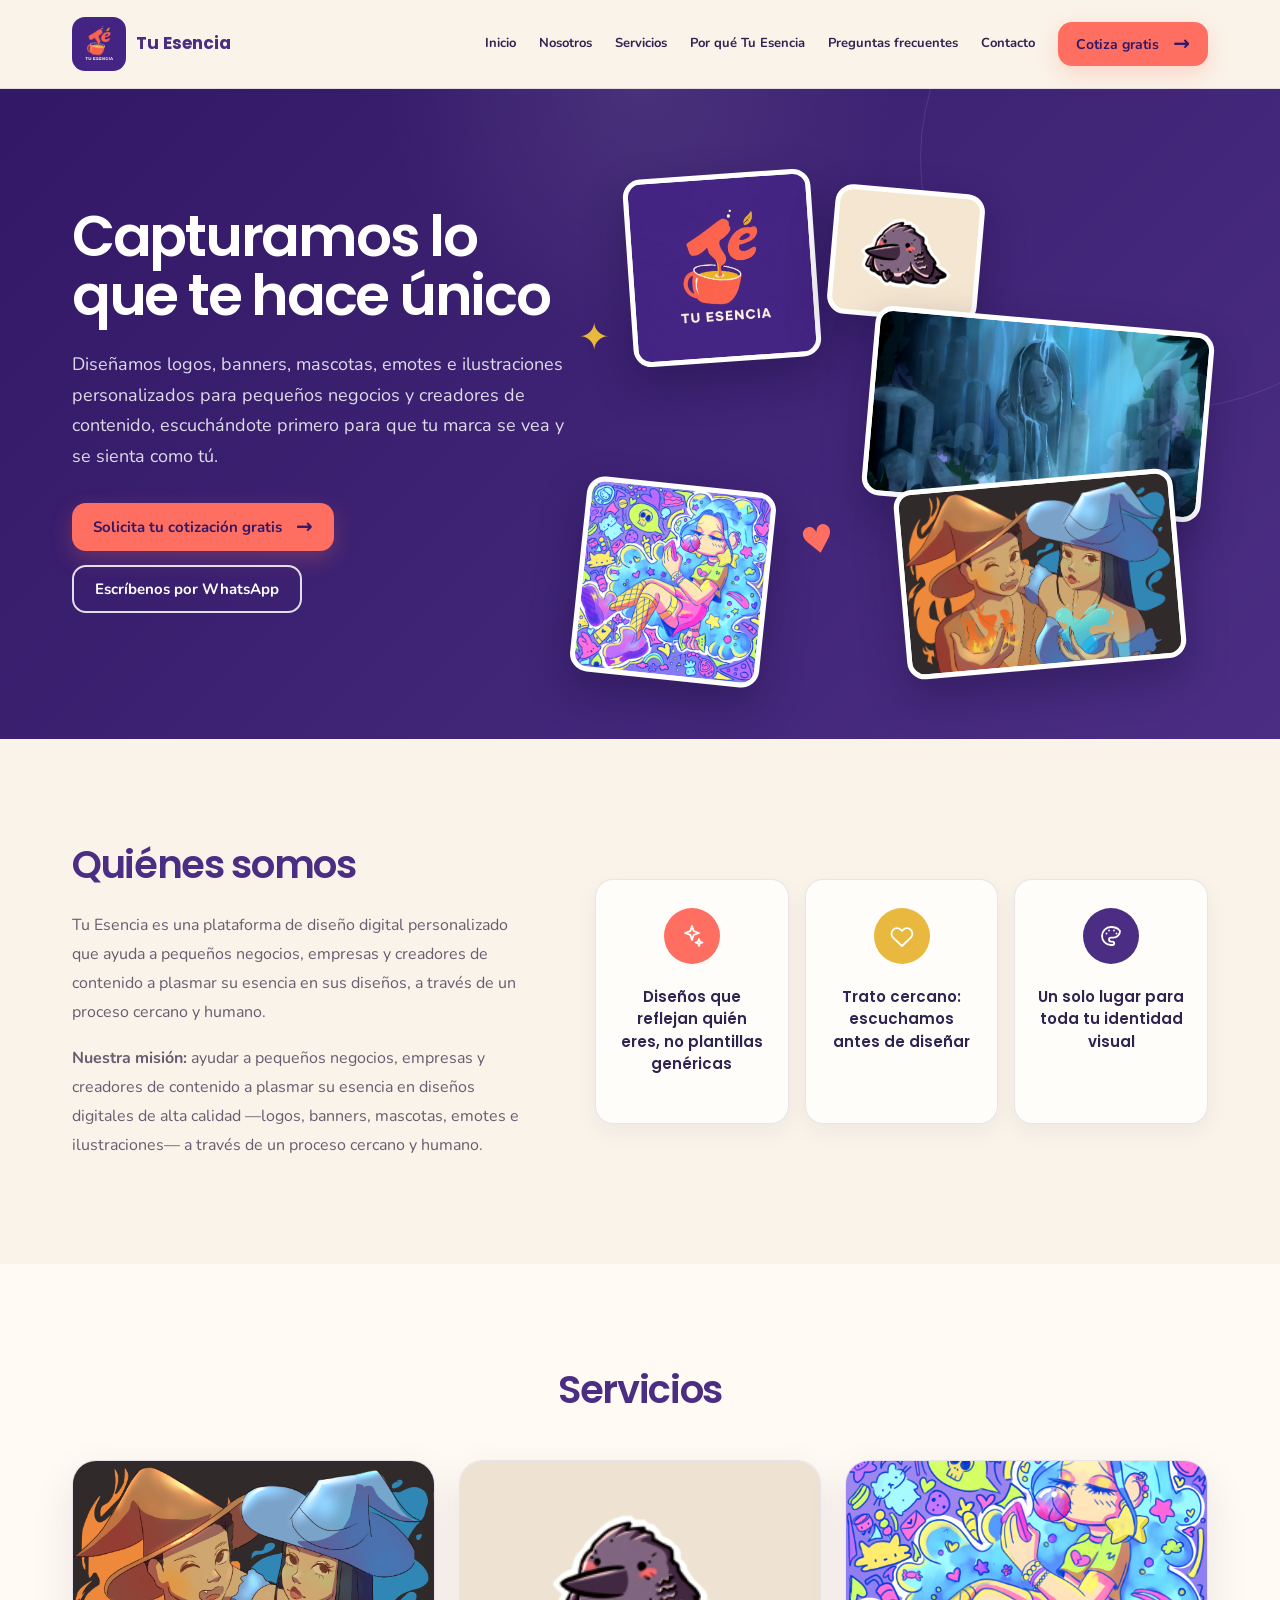
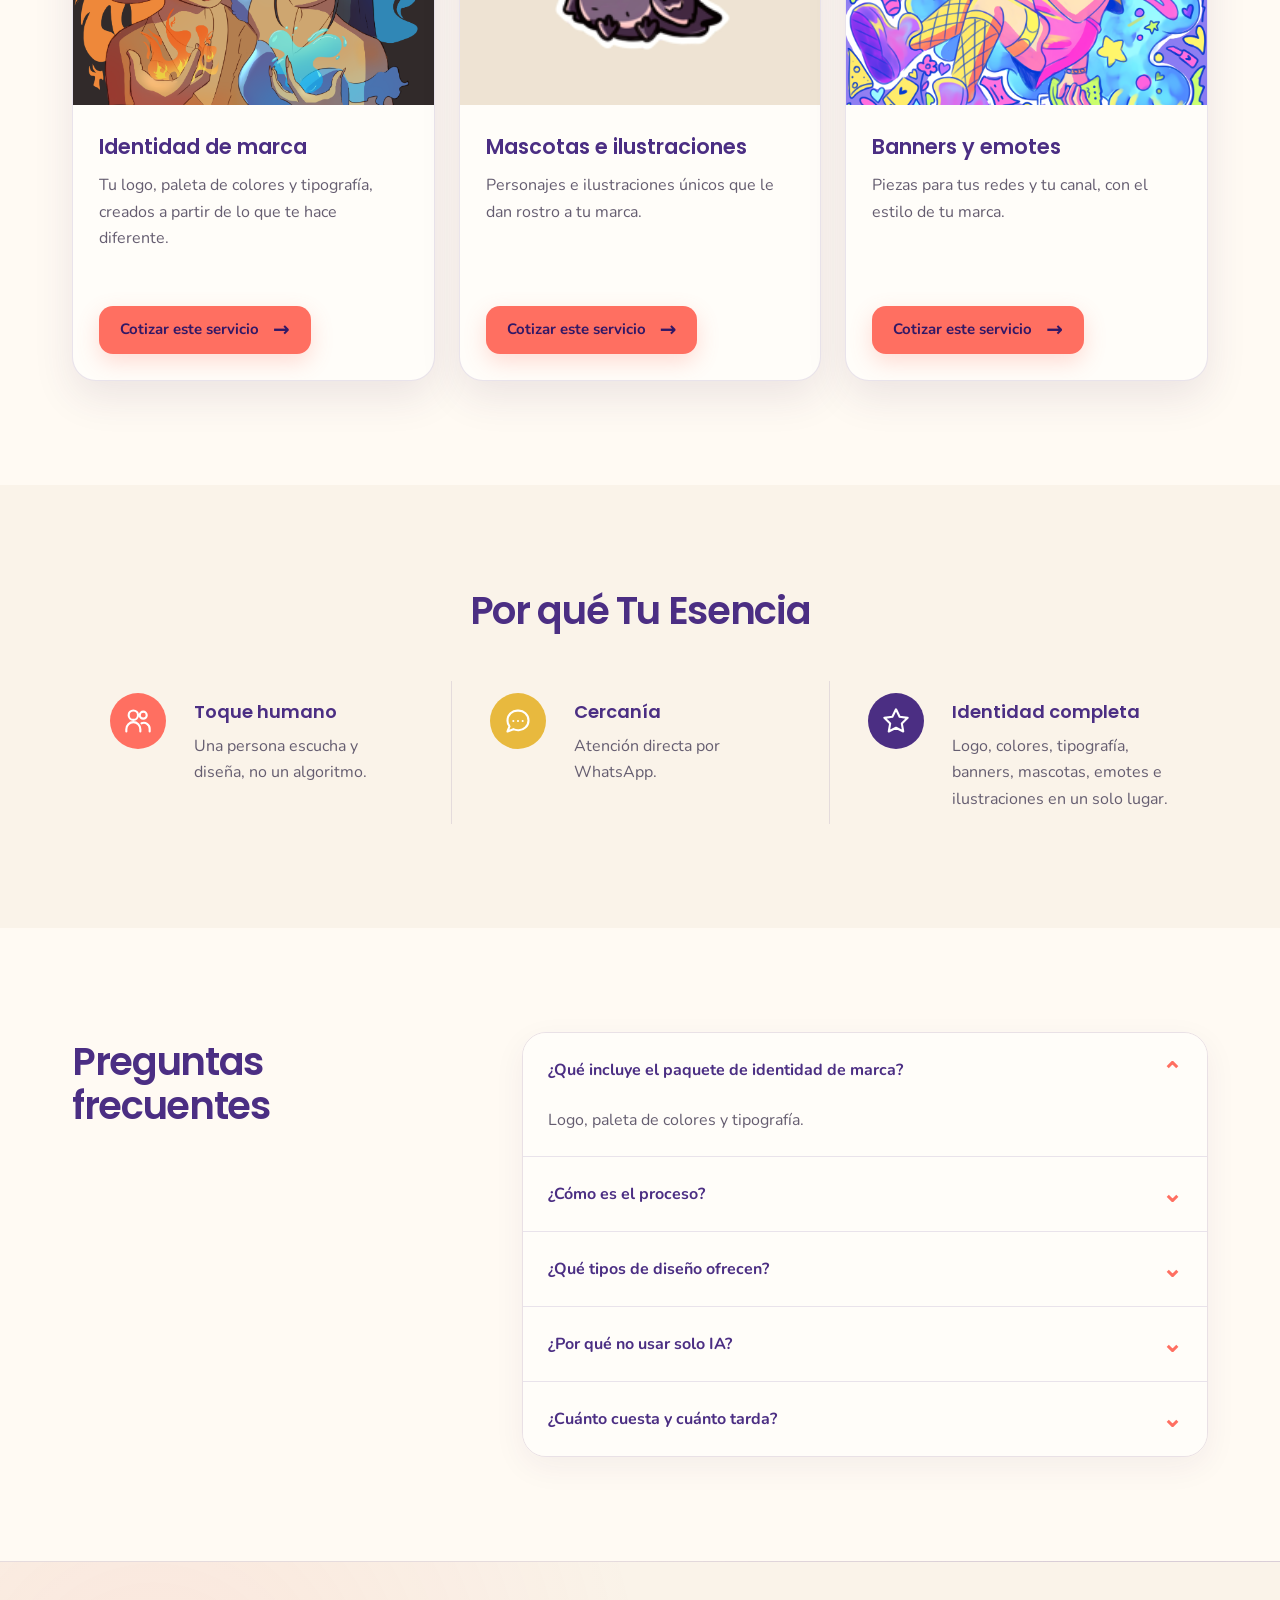
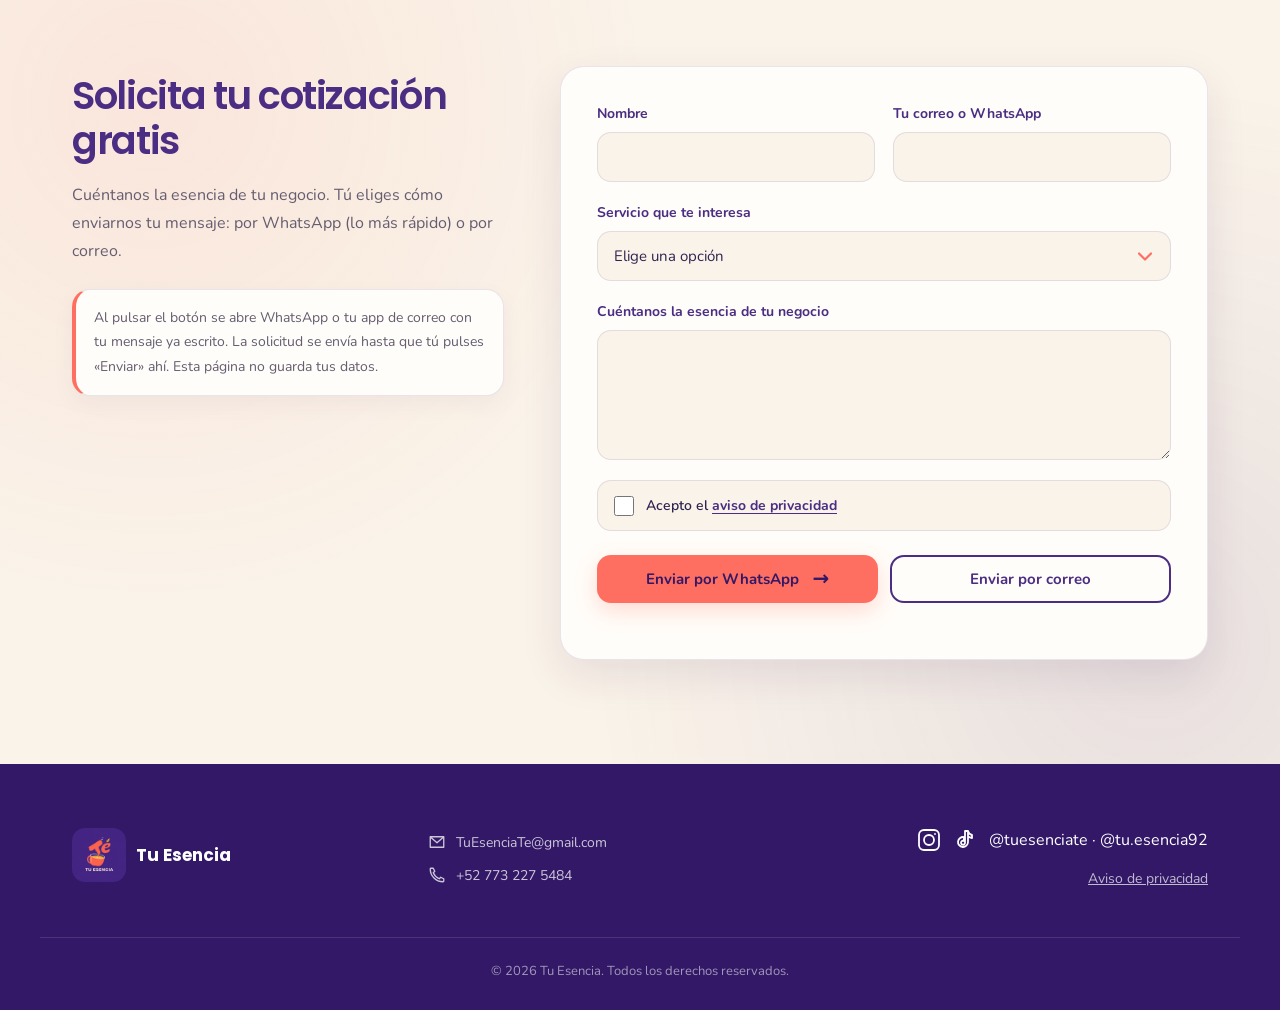
<file: index.html>
<!DOCTYPE html>
<html lang="es">
  <head>
    <meta charset="UTF-8" />
    <meta name="viewport" content="width=device-width, initial-scale=1.0" />
    <title>Tu Esencia | Diseño digital personalizado para negocios y creadores</title>
    <meta
      name="description"
      content="Diseñamos logos, banners, mascotas, emotes e ilustraciones personalizados para pequeños negocios y creadores de contenido. Capturamos lo que te hace único."
    />
    <meta
      name="keywords"
      content="diseño de logo personalizado, identidad de marca para pequeños negocios, diseño de mascotas, emotes para streamers, banners para redes, ilustración digital, México"
    />
    <meta name="author" content="Tu Esencia" />
    <meta name="theme-color" content="#4B2E83" />
    <meta property="og:type" content="website" />
    <meta property="og:locale" content="es_MX" />
    <meta property="og:title" content="Tu Esencia | Diseño digital personalizado" />
    <meta
      property="og:description"
      content="Logos, banners, mascotas, emotes e ilustraciones hechos escuchándote primero. Solicita tu cotización gratis."
    />
    <link rel="icon" type="image/png" href="assets/images/tu-esencia-logo.png" />

    <link rel="preconnect" href="https://fonts.googleapis.com" />
    <link rel="preconnect" href="https://fonts.gstatic.com" crossorigin />
    <link
      href="https://fonts.googleapis.com/css2?family=Nunito:wght@400;500;600;700&family=Poppins:wght@600;700&display=swap"
      rel="stylesheet"
    />

    <link rel="stylesheet" href="css/styles.css" />

    <noscript>
      <style>
        .faq-row__answer { grid-template-rows: 1fr; }
        .faq-row__answer p { padding-bottom: 23px; visibility: visible; }
        .faq-row__arrow { display: none; }
      </style>
    </noscript>
  </head>

  <body>
    <a class="skip-link" href="#contenido">Saltar al contenido</a>

    <svg class="sprite" aria-hidden="true" focusable="false" width="0" height="0">
      <symbol id="icon-spark" viewBox="0 0 24 24">
        <path d="M12 2l1.7 5.1L19 9l-5.3 1.9L12 16l-1.7-5.1L5 9l5.3-1.9L12 2zm7 13 .9 2.6 2.6.9-2.6.9L19 22l-.9-2.6-2.6-.9 2.6-.9L19 15z" />
      </symbol>
      <symbol id="icon-heart" viewBox="0 0 24 24">
        <path d="M20.8 5.8a5.5 5.5 0 0 0-7.8 0L12 6.9l-1.1-1.1a5.5 5.5 0 0 0-7.8 7.8L12 22l8.8-8.4a5.5 5.5 0 0 0 0-7.8z" />
      </symbol>
      <symbol id="icon-palette" viewBox="0 0 24 24">
        <path d="M12 3a9 9 0 1 0 0 18h1.5a1.7 1.7 0 0 0 0-3.4H12a2 2 0 0 1 0-4h2.5A6.5 6.5 0 0 0 21 7.1C19.3 4.6 15.9 3 12 3zM7.5 9.5h.01M10 6.5h.01M15 6.5h.01M17.5 9.5h.01" />
      </symbol>
      <symbol id="icon-human" viewBox="0 0 24 24">
        <path d="M8 11a4 4 0 1 0 0-8 4 4 0 0 0 0 8zm8.5-1a3 3 0 1 0 0-6 3 3 0 0 0 0 6zM2 21v-2a6 6 0 0 1 12 0v2m1-7a5 5 0 0 1 7 4.6V21" />
      </symbol>
      <symbol id="icon-chat" viewBox="0 0 24 24">
        <path d="M21 11.5a8.4 8.4 0 0 1-9 8.4 9.8 9.8 0 0 1-4-.9L3 21l1.7-4.3A8.2 8.2 0 0 1 3 11.5a8.4 8.4 0 0 1 9-8.4 8.4 8.4 0 0 1 9 8.4zM8 12h.01M12 12h.01M16 12h.01" />
      </symbol>
      <symbol id="icon-identity" viewBox="0 0 24 24">
        <path d="M12 2l3.1 6.3L22 9.3l-5 4.9 1.2 6.8-6.2-3.2L5.8 21 7 14.2 2 9.3l6.9-1L12 2z" />
      </symbol>
      <symbol id="icon-mail" viewBox="0 0 24 24">
        <path d="M3 5h18v14H3V5zm1 1 8 7 8-7" />
      </symbol>
      <symbol id="icon-phone" viewBox="0 0 24 24">
        <path d="M7 3H4a1 1 0 0 0-1 1c0 9.4 7.6 17 17 17a1 1 0 0 0 1-1v-3l-4-2-2 2c-3.8-1.6-6.4-4.2-8-8l2-2-2-4z" />
      </symbol>
      <symbol id="icon-instagram" viewBox="0 0 24 24">
        <path d="M7 2h10a5 5 0 0 1 5 5v10a5 5 0 0 1-5 5H7a5 5 0 0 1-5-5V7a5 5 0 0 1 5-5zm5 5a5 5 0 1 0 0 10 5 5 0 0 0 0-10zm6-1h.01" />
      </symbol>
      <symbol id="icon-tiktok" viewBox="0 0 24 24">
        <path d="M15 3v11a5 5 0 1 1-4-4.9V13a2 2 0 1 0 1 1.7V3h3c.4 2 1.8 3.5 4 4v3a8 8 0 0 1-4-1.4" />
      </symbol>
    </svg>

    <header class="header" id="inicio">
      <div class="container header__inner">
        <a class="logo" href="#inicio" aria-label="Tu Esencia, inicio">
          <img src="assets/images/tu-esencia-logo.png" alt="" width="54" height="54" />
          <span>Tu Esencia</span>
        </a>

        <button
          class="menu-toggle"
          type="button"
          aria-expanded="false"
          aria-controls="menu-principal"
          aria-label="Abrir menú"
        >
          <span></span>
          <span></span>
          <span></span>
        </button>

        <nav class="nav" id="menu-principal" aria-label="Navegación principal">
          <a href="#inicio">Inicio</a>
          <a href="#nosotros">Nosotros</a>
          <a href="#servicios">Servicios</a>
          <a href="#por-que">Por qué Tu Esencia</a>
          <a href="#faq">Preguntas frecuentes</a>
          <a href="#contacto">Contacto</a>
          <a class="button nav__button" href="#cotizar">
            Cotiza gratis
            <span aria-hidden="true">→</span>
          </a>
        </nav>
      </div>
    </header>

    <main id="contenido">
      <section class="hero" aria-labelledby="hero-title">
        <div class="container hero__inner">
          <div class="hero__copy">
            <h1 id="hero-title">Capturamos lo que te hace único</h1>
            <p>
              Diseñamos logos, banners, mascotas, emotes e ilustraciones
              personalizados para pequeños negocios y creadores de contenido,
              escuchándote primero para que tu marca se vea y se sienta como tú.
            </p>
            <div class="hero__actions">
              <a class="button" href="#cotizar">
                Solicita tu cotización gratis
                <span aria-hidden="true">→</span>
              </a>
              <a
                class="button button--ghost"
                href="https://wa.me/527732275484?text=Hola%2C%20quiero%20cotizar%20un%20dise%C3%B1o%20con%20Tu%20Esencia"
                target="_blank"
                rel="noopener noreferrer"
              >
                Escríbenos por WhatsApp
              </a>
            </div>
          </div>

          <div class="collage" role="group" aria-label="Muestra de diseños de Tu Esencia">
            <span class="doodle doodle--star" aria-hidden="true">✦</span>
            <span class="doodle doodle--heart" aria-hidden="true">♥</span>

            <figure class="collage__card collage__card--logo">
              <img src="assets/images/tu-esencia-logo.png" alt="Logo de Tu Esencia" width="547" height="547" />
            </figure>
            <figure class="collage__card collage__card--bird">
              <img src="assets/images/mascota.png" alt="Mascota ilustrada" width="128" height="128" />
            </figure>
            <figure class="collage__card collage__card--wide">
              <img src="assets/images/cascada.png" alt="Ilustración de una cascada" width="3500" height="2500" />
            </figure>
            <figure class="collage__card collage__card--magic">
              <img src="assets/images/magia.png" alt="Ilustración de dos personajes mágicos" width="4585" height="3120" />
            </figure>
            <figure class="collage__card collage__card--color">
              <img src="assets/images/ilustracion.png" alt="Ilustración colorida de personaje" width="2048" height="2048" />
            </figure>
          </div>
        </div>
      </section>

      <section class="section about" id="nosotros" aria-labelledby="about-title">
        <div class="container about__grid">
          <div class="about__copy">
            <h2 id="about-title">Quiénes somos</h2>
            <p>
              Tu Esencia es una plataforma de diseño digital personalizado que
              ayuda a pequeños negocios, empresas y creadores de contenido a
              plasmar su esencia en sus diseños, a través de un proceso cercano
              y humano.
            </p>
            <p>
              <strong>Nuestra misión:</strong> ayudar a pequeños negocios,
              empresas y creadores de contenido a plasmar su esencia en diseños
              digitales de alta calidad —logos, banners, mascotas, emotes e
              ilustraciones— a través de un proceso cercano y humano.
            </p>
          </div>

          <div class="about__cards">
            <article class="value-card">
              <span class="icon-bubble">
                <svg class="icon" width="24" height="24" aria-hidden="true"><use href="#icon-spark" /></svg>
              </span>
              <h3>Diseños que reflejan quién eres, no plantillas genéricas</h3>
            </article>
            <article class="value-card">
              <span class="icon-bubble">
                <svg class="icon" width="24" height="24" aria-hidden="true"><use href="#icon-heart" /></svg>
              </span>
              <h3>Trato cercano: escuchamos antes de diseñar</h3>
            </article>
            <article class="value-card">
              <span class="icon-bubble">
                <svg class="icon" width="24" height="24" aria-hidden="true"><use href="#icon-palette" /></svg>
              </span>
              <h3>Un solo lugar para toda tu identidad visual</h3>
            </article>
          </div>
        </div>
      </section>

      <section class="section services" id="servicios" aria-labelledby="services-title">
        <div class="container">
          <div class="section-heading">
            <h2 id="services-title">Servicios</h2>
          </div>

          <div class="services__grid">
            <article class="service-card">
              <div class="service-card__image">
                <img src="assets/images/magia.png" alt="Ilustración de dos personajes mágicos" width="4585" height="3120" loading="lazy" />
              </div>
              <div class="service-card__body">
                <h3>Identidad de marca</h3>
                <p>Tu logo, paleta de colores y tipografía, creados a partir de lo que te hace diferente.</p>
                <a class="button" href="#cotizar" data-servicio="Identidad de marca">
                  Cotizar este servicio
                  <span aria-hidden="true">→</span>
                </a>
              </div>
            </article>

            <article class="service-card">
              <div class="service-card__image">
                <img src="assets/images/mascota.png" alt="Mascota ilustrada" width="128" height="128" loading="lazy" />
              </div>
              <div class="service-card__body">
                <h3>Mascotas e ilustraciones</h3>
                <p>Personajes e ilustraciones únicos que le dan rostro a tu marca.</p>
                <a class="button" href="#cotizar" data-servicio="Mascotas e ilustraciones">
                  Cotizar este servicio
                  <span aria-hidden="true">→</span>
                </a>
              </div>
            </article>

            <article class="service-card">
              <div class="service-card__image">
                <img src="assets/images/ilustracion.png" alt="Ilustración colorida de personaje" width="2048" height="2048" loading="lazy" />
              </div>
              <div class="service-card__body">
                <h3>Banners y emotes</h3>
                <p>Piezas para tus redes y tu canal, con el estilo de tu marca.</p>
                <a class="button" href="#cotizar" data-servicio="Banners y emotes">
                  Cotizar este servicio
                  <span aria-hidden="true">→</span>
                </a>
              </div>
            </article>
          </div>
        </div>
      </section>

      <section class="section why" id="por-que" aria-labelledby="why-title">
        <div class="container">
          <div class="section-heading">
            <h2 id="why-title">Por qué Tu Esencia</h2>
          </div>

          <div class="why__grid">
            <article class="reason">
              <span class="icon-bubble icon-bubble--1">
                <svg class="icon" width="28" height="28" aria-hidden="true"><use href="#icon-human" /></svg>
              </span>
              <div>
                <h3>Toque humano</h3>
                <p>Una persona escucha y diseña, no un algoritmo.</p>
              </div>
            </article>
            <article class="reason">
              <span class="icon-bubble icon-bubble--2">
                <svg class="icon" width="28" height="28" aria-hidden="true"><use href="#icon-chat" /></svg>
              </span>
              <div>
                <h3>Cercanía</h3>
                <p>Atención directa por WhatsApp.</p>
              </div>
            </article>
            <article class="reason">
              <span class="icon-bubble icon-bubble--3">
                <svg class="icon" width="28" height="28" aria-hidden="true"><use href="#icon-identity" /></svg>
              </span>
              <div>
                <h3>Identidad completa</h3>
                <p>Logo, colores, tipografía, banners, mascotas, emotes e ilustraciones en un solo lugar.</p>
              </div>
            </article>
          </div>
        </div>
      </section>

      <section class="section faq" id="faq" aria-labelledby="faq-title">
        <div class="container faq__container">
          <div class="faq__intro">
            <h2 id="faq-title">Preguntas frecuentes</h2>
          </div>

          <div class="faq__list">
            <article class="faq-row faq-row--open">
              <h3 class="faq-row__heading">
                <button type="button" id="faq-btn-0" aria-expanded="true" aria-controls="faq-panel-0">
                  <span>¿Qué incluye el paquete de identidad de marca?</span>
                  <span class="faq-row__arrow" aria-hidden="true">⌄</span>
                </button>
              </h3>
              <div class="faq-row__answer" id="faq-panel-0" role="region" aria-labelledby="faq-btn-0">
                <p>Logo, paleta de colores y tipografía.</p>
              </div>
            </article>

            <article class="faq-row">
              <h3 class="faq-row__heading">
                <button type="button" id="faq-btn-1" aria-expanded="false" aria-controls="faq-panel-1">
                  <span>¿Cómo es el proceso?</span>
                  <span class="faq-row__arrow" aria-hidden="true">⌄</span>
                </button>
              </h3>
              <div class="faq-row__answer" id="faq-panel-1" role="region" aria-labelledby="faq-btn-1">
                <p>Primero te escuchamos para conocer tu negocio y lo que te hace diferente; con eso diseñamos tu propuesta.</p>
              </div>
            </article>

            <article class="faq-row">
              <h3 class="faq-row__heading">
                <button type="button" id="faq-btn-2" aria-expanded="false" aria-controls="faq-panel-2">
                  <span>¿Qué tipos de diseño ofrecen?</span>
                  <span class="faq-row__arrow" aria-hidden="true">⌄</span>
                </button>
              </h3>
              <div class="faq-row__answer" id="faq-panel-2" role="region" aria-labelledby="faq-btn-2">
                <p>Logos, banners, mascotas, emotes e ilustraciones.</p>
              </div>
            </article>

            <article class="faq-row">
              <h3 class="faq-row__heading">
                <button type="button" id="faq-btn-3" aria-expanded="false" aria-controls="faq-panel-3">
                  <span>¿Por qué no usar solo IA?</span>
                  <span class="faq-row__arrow" aria-hidden="true">⌄</span>
                </button>
              </h3>
              <div class="faq-row__answer" id="faq-panel-3" role="region" aria-labelledby="faq-btn-3">
                <p>La IA genera diseños genéricos; en Tu Esencia capturamos tu esencia con un proceso humano y cercano.</p>
              </div>
            </article>

            <article class="faq-row">
              <h3 class="faq-row__heading">
                <button type="button" id="faq-btn-4" aria-expanded="false" aria-controls="faq-panel-4">
                  <span>¿Cuánto cuesta y cuánto tarda?</span>
                  <span class="faq-row__arrow" aria-hidden="true">⌄</span>
                </button>
              </h3>
              <div class="faq-row__answer" id="faq-panel-4" role="region" aria-labelledby="faq-btn-4">
                <p>Cada proyecto se cotiza de forma personalizada; el tiempo de entrega se confirma en la cotización.</p>
              </div>
            </article>
          </div>
        </div>
      </section>

      <section class="section contact" id="cotizar" aria-labelledby="contact-title">
        <div class="container contact__grid">
          <div class="contact__intro">
            <h2 id="contact-title">Solicita tu cotización gratis</h2>
            <p>
              Cuéntanos la esencia de tu negocio. Tú eliges cómo enviarnos tu
              mensaje: por WhatsApp (lo más rápido) o por correo.
            </p>
            <p class="contact__note">
              Al pulsar el botón se abre WhatsApp o tu app de correo con tu
              mensaje ya escrito. La solicitud se envía hasta que tú pulses
              «Enviar» ahí. Esta página no guarda tus datos.
            </p>
          </div>

          <form
            class="form"
            id="form-cotizacion"
            action="mailto:TuEsenciaTe@gmail.com"
            method="post"
            enctype="text/plain"
          >
            <div class="field">
              <label for="nombre">Nombre</label>
              <input id="nombre" name="nombre" type="text" autocomplete="name" required aria-describedby="nombre-error" />
              <span class="field__error" id="nombre-error"></span>
            </div>

            <div class="field">
              <label for="contacto">Tu correo o WhatsApp</label>
              <input id="contacto" name="contacto" type="text" inputmode="email" autocomplete="email" required aria-describedby="contacto-error" />
              <span class="field__error" id="contacto-error"></span>
            </div>

            <div class="field">
              <label for="servicio">Servicio que te interesa</label>
              <select id="servicio" name="servicio" required aria-describedby="servicio-error">
                <option value="">Elige una opción</option>
                <option>Identidad de marca</option>
                <option>Mascotas e ilustraciones</option>
                <option>Banners y emotes</option>
                <option>Aún no lo sé</option>
              </select>
              <span class="field__error" id="servicio-error"></span>
            </div>

            <div class="field">
              <label for="mensaje">Cuéntanos la esencia de tu negocio</label>
              <textarea id="mensaje" name="mensaje" maxlength="600" required aria-describedby="mensaje-error"></textarea>
              <span class="field__error" id="mensaje-error"></span>
            </div>

            <div class="field field--check">
              <input id="privacidad" name="privacidad" type="checkbox" required aria-describedby="privacidad-error" />
              <label for="privacidad">
                Acepto el
                <a href="privacidad.html" target="_blank" rel="noopener">aviso de privacidad</a>
              </label>
              <span class="field__error" id="privacidad-error"></span>
            </div>

            <div class="form__actions">
              <button class="button" type="submit" data-canal="whatsapp">
                Enviar por WhatsApp
                <span aria-hidden="true">→</span>
              </button>
              <button class="button button--outline" type="submit" data-canal="correo">
                Enviar por correo
              </button>
            </div>

            <p class="form-status" role="status" aria-live="polite"></p>
          </form>
        </div>
      </section>
    </main>

    <footer class="footer" id="contacto">
      <div class="container footer__inner">
        <div class="footer__brand">
          <a class="logo" href="#inicio" aria-label="Tu Esencia, inicio">
            <img src="assets/images/tu-esencia-logo.png" alt="" width="54" height="54" loading="lazy" />
            <span>Tu Esencia</span>
          </a>
        </div>

        <div class="footer__contact">
          <a href="mailto:TuEsenciaTe@gmail.com">
            <svg class="icon" width="18" height="18" aria-hidden="true"><use href="#icon-mail" /></svg>
            TuEsenciaTe@gmail.com
          </a>
          <a href="tel:+527732275484">
            <svg class="icon" width="18" height="18" aria-hidden="true"><use href="#icon-phone" /></svg>
            +52 773 227 5484
          </a>
        </div>

        <div class="footer__social">
          <div>
            <a href="https://instagram.com/tuesenciate" target="_blank" rel="noopener noreferrer" aria-label="Instagram de Tu Esencia">
              <svg class="icon" width="24" height="24" aria-hidden="true"><use href="#icon-instagram" /></svg>
            </a>
            <a href="https://tiktok.com/@tu.esencia92" target="_blank" rel="noopener noreferrer" aria-label="TikTok de Tu Esencia">
              <svg class="icon" width="24" height="24" aria-hidden="true"><use href="#icon-tiktok" /></svg>
            </a>
            <span>@tuesenciate · @tu.esencia92</span>
          </div>
          <a href="privacidad.html">Aviso de privacidad</a>
        </div>
      </div>

      <div class="container footer__bottom">
        © 2026 Tu Esencia. Todos los derechos reservados.
      </div>
    </footer>

    <script src="js/main.js" defer></script>
  </body>
</html>
</file>
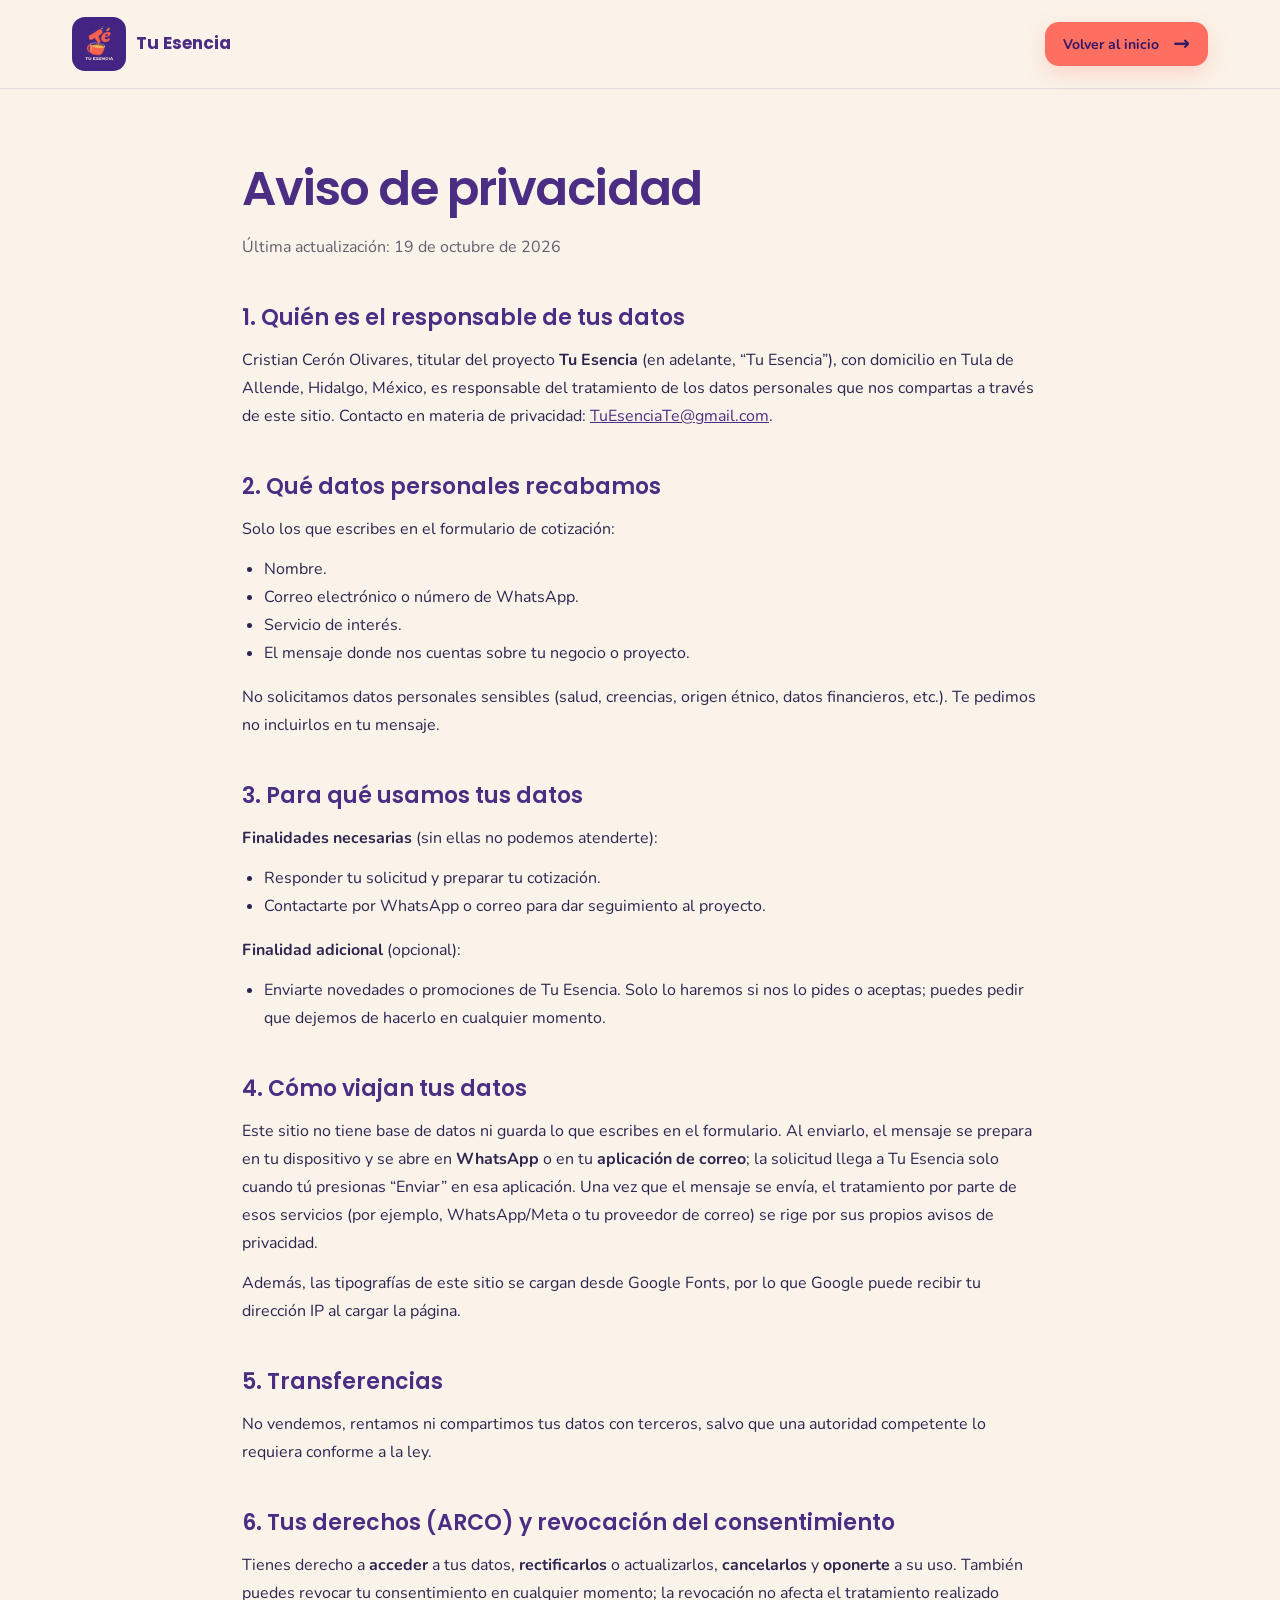
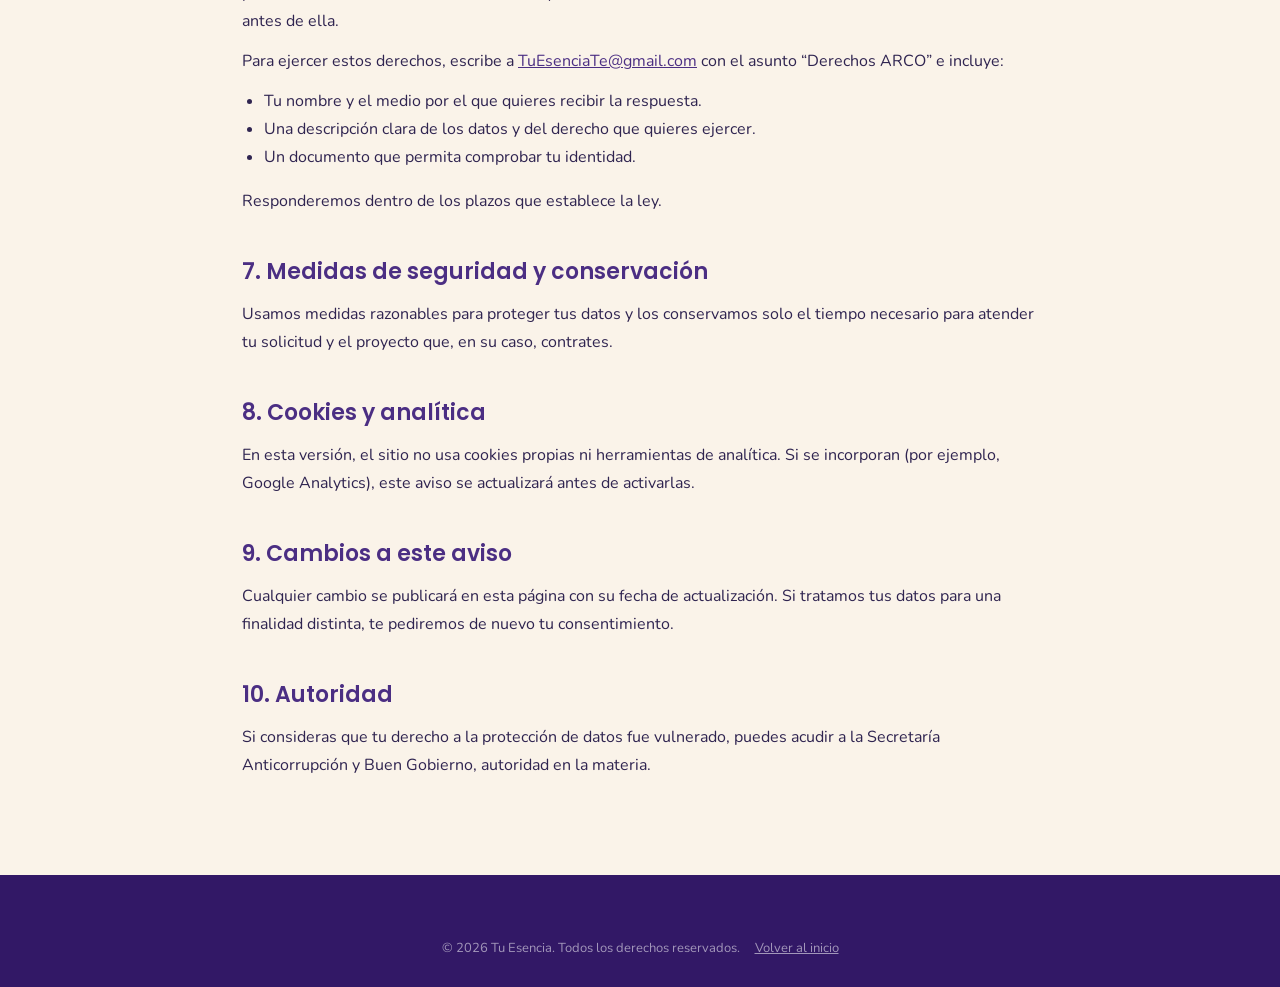
<file: privacidad.html>
<!DOCTYPE html>
<html lang="es">
  <head>
    <meta charset="UTF-8" />
    <meta name="viewport" content="width=device-width, initial-scale=1.0" />
    <title>Aviso de privacidad | Tu Esencia</title>
    <meta
      name="description"
      content="Aviso de privacidad de Tu Esencia: qué datos personales recabamos al solicitar una cotización, para qué los usamos y cómo ejercer tus derechos ARCO."
    />
    <meta name="robots" content="index, follow" />
    <link rel="icon" type="image/png" href="assets/images/tu-esencia-logo.png" />
    <link rel="preconnect" href="https://fonts.googleapis.com" />
    <link rel="preconnect" href="https://fonts.gstatic.com" crossorigin />
    <link
      href="https://fonts.googleapis.com/css2?family=Nunito:wght@400;500;600;700&family=Poppins:wght@600;700&display=swap"
      rel="stylesheet"
    />
    <link rel="stylesheet" href="css/styles.css" />
  </head>

  <body>
    <header class="header">
      <div class="container header__inner">
        <a class="logo" href="index.html" aria-label="Tu Esencia, volver al inicio">
          <img src="assets/images/tu-esencia-logo.png" alt="" width="54" height="54" />
          <span>Tu Esencia</span>
        </a>
        <a class="button nav__button" href="index.html">
          Volver al inicio
          <span aria-hidden="true">→</span>
        </a>
      </div>
    </header>

    <main class="legal" id="contenido">
      <div class="container">
        <article>
          <h1>Aviso de privacidad</h1>
          <p class="legal__date">Última actualización: 19 de octubre de 2026</p>

          <h2>1. Quién es el responsable de tus datos</h2>
          <p>
            Cristian Cerón Olivares, titular del proyecto <strong>Tu Esencia</strong>
            (en adelante, “Tu Esencia”), con domicilio en Tula de Allende, Hidalgo, México,
            es responsable del tratamiento de los datos personales que nos compartas a
            través de este sitio. Contacto en materia de privacidad:
            <a href="mailto:TuEsenciaTe@gmail.com">TuEsenciaTe@gmail.com</a>.
          </p>

          <h2>2. Qué datos personales recabamos</h2>
          <p>Solo los que escribes en el formulario de cotización:</p>
          <ul>
            <li>Nombre.</li>
            <li>Correo electrónico o número de WhatsApp.</li>
            <li>Servicio de interés.</li>
            <li>El mensaje donde nos cuentas sobre tu negocio o proyecto.</li>
          </ul>
          <p>
            No solicitamos datos personales sensibles (salud, creencias, origen étnico,
            datos financieros, etc.). Te pedimos no incluirlos en tu mensaje.
          </p>

          <h2>3. Para qué usamos tus datos</h2>
          <p><strong>Finalidades necesarias</strong> (sin ellas no podemos atenderte):</p>
          <ul>
            <li>Responder tu solicitud y preparar tu cotización.</li>
            <li>Contactarte por WhatsApp o correo para dar seguimiento al proyecto.</li>
          </ul>
          <p><strong>Finalidad adicional</strong> (opcional):</p>
          <ul>
            <li>Enviarte novedades o promociones de Tu Esencia. Solo lo haremos si nos lo pides o aceptas; puedes pedir que dejemos de hacerlo en cualquier momento.</li>
          </ul>

          <h2>4. Cómo viajan tus datos</h2>
          <p>
            Este sitio no tiene base de datos ni guarda lo que escribes en el formulario.
            Al enviarlo, el mensaje se prepara en tu dispositivo y se abre en
            <strong>WhatsApp</strong> o en tu <strong>aplicación de correo</strong>; la
            solicitud llega a Tu Esencia solo cuando tú presionas “Enviar” en esa
            aplicación. Una vez que el mensaje se envía, el tratamiento por parte de esos
            servicios (por ejemplo, WhatsApp/Meta o tu proveedor de correo) se rige por
            sus propios avisos de privacidad.
          </p>
          <p>
            Además, las tipografías de este sitio se cargan desde Google Fonts, por lo que
            Google puede recibir tu dirección IP al cargar la página.
          </p>

          <h2>5. Transferencias</h2>
          <p>
            No vendemos, rentamos ni compartimos tus datos con terceros, salvo que una
            autoridad competente lo requiera conforme a la ley.
          </p>

          <h2>6. Tus derechos (ARCO) y revocación del consentimiento</h2>
          <p>
            Tienes derecho a <strong>acceder</strong> a tus datos, <strong>rectificarlos</strong>
            o actualizarlos, <strong>cancelarlos</strong> y <strong>oponerte</strong> a su uso.
            También puedes revocar tu consentimiento en cualquier momento; la revocación no
            afecta el tratamiento realizado antes de ella.
          </p>
          <p>Para ejercer estos derechos, escribe a <a href="mailto:TuEsenciaTe@gmail.com?subject=Derechos%20ARCO">TuEsenciaTe@gmail.com</a> con el asunto “Derechos ARCO” e incluye:</p>
          <ul>
            <li>Tu nombre y el medio por el que quieres recibir la respuesta.</li>
            <li>Una descripción clara de los datos y del derecho que quieres ejercer.</li>
            <li>Un documento que permita comprobar tu identidad.</li>
          </ul>
          <p>Responderemos dentro de los plazos que establece la ley.</p>

          <h2>7. Medidas de seguridad y conservación</h2>
          <p>
            Usamos medidas razonables para proteger tus datos y los conservamos solo el
            tiempo necesario para atender tu solicitud y el proyecto que, en su caso,
            contrates.
          </p>

          <h2>8. Cookies y analítica</h2>
          <p>
            En esta versión, el sitio no usa cookies propias ni herramientas de analítica.
            Si se incorporan (por ejemplo, Google Analytics), este aviso se actualizará
            antes de activarlas.
          </p>

          <h2>9. Cambios a este aviso</h2>
          <p>
            Cualquier cambio se publicará en esta página con su fecha de actualización. Si
            tratamos tus datos para una finalidad distinta, te pediremos de nuevo tu
            consentimiento.
          </p>

          <h2>10. Autoridad</h2>
          <p>
            Si consideras que tu derecho a la protección de datos fue vulnerado, puedes
            acudir a la Secretaría Anticorrupción y Buen Gobierno, autoridad en la materia.
          </p>
        </article>
      </div>
    </main>

    <footer class="footer">
      <div class="container footer__bottom" style="border-top: 0; margin-top: 0; padding-top: 0">
        © 2026 Tu Esencia. Todos los derechos reservados.
        <a href="index.html" style="text-decoration: underline">Volver al inicio</a>
      </div>
    </footer>
  </body>
</html>
</file>
<file: css/styles.css>
:root {
  --purple: #4b2e83;
  --purple-dark: #321866;
  --coral: #ff6f61;
  --mustard: #e8b93e;
  --bone: #faf3e9;
  --white: #fffdf9;
  --ink: #2f2450;
  --muted: #655d70;
  --border: rgba(75, 46, 131, 0.12);
  --shadow: 0 16px 40px rgba(67, 42, 89, 0.1);
  --radius-lg: 24px;
  --radius-md: 18px;
}

*,
*::before,
*::after {
  box-sizing: border-box;
}

html {
  line-height: 1.5;
  scroll-behavior: smooth;
  -webkit-text-size-adjust: 100%;
}

body {
  background: var(--bone);
  color: var(--ink);
  font-family: "Nunito", system-ui, sans-serif;
  margin: 0;
}

button {
  font-family: "Nunito", system-ui, sans-serif;
}

button,
a {
  -webkit-tap-highlight-color: transparent;
}

a {
  color: inherit;
  text-decoration: none;
}

img {
  display: block;
  height: auto;
  max-width: 100%;
}

svg {
  display: block;
}

h1,
h2,
h3,
p,
figure {
  margin: 0;
}

h1,
h2,
h3 {
  font-family: "Poppins", system-ui, sans-serif;
  font-weight: 600;
}

a:focus-visible,
button:focus-visible {
  outline: 3px solid var(--purple);
  outline-offset: 3px;
}

.hero a:focus-visible,
.footer a:focus-visible {
  outline-color: var(--mustard);
}

[id] {
  scroll-margin-top: 88px;
}

.sprite {
  height: 0;
  overflow: hidden;
  position: absolute;
  width: 0;
}

.icon {
  fill: none;
  stroke: currentColor;
  stroke-linecap: round;
  stroke-linejoin: round;
  stroke-width: 1.8;
}

.container {
  margin: 0 auto;
  max-width: 1200px;
  padding-left: 32px;
  padding-right: 32px;
  width: 100%;
}

.skip-link {
  background: var(--purple-dark);
  border-radius: 8px;
  color: white;
  left: 12px;
  padding: 10px 16px;
  position: absolute;
  top: -60px;
  z-index: 100;
}

.skip-link:focus {
  top: 12px;
}

.header {
  background: rgba(250, 243, 233, 0.96);
  border-bottom: 1px solid var(--border);
  position: sticky;
  top: 0;
  z-index: 50;
}

.header__inner {
  align-items: center;
  display: flex;
  height: 88px;
  justify-content: space-between;
}

.logo {
  align-items: center;
  display: inline-flex;
  flex: none;
  gap: 10px;
}

.logo img {
  border-radius: 13px;
  height: 54px;
  object-fit: cover;
  width: 54px;
}

.logo span {
  color: var(--purple);
  font-family: "Poppins", system-ui, sans-serif;
  font-size: 17px;
  font-weight: 700;
}

.logo--compact img {
  box-shadow: 0 10px 20px rgba(50, 24, 102, 0.2);
  height: 72px;
  width: 72px;
}

.nav {
  align-items: center;
  display: flex;
  gap: 23px;
}

.nav > a:not(.button) {
  color: var(--ink);
  font-size: 13px;
  font-weight: 700;
  padding: 12px 0;
  position: relative;
}

.nav > a:not(.button)::after {
  background: var(--coral);
  border-radius: 99px;
  bottom: 5px;
  content: "";
  height: 2px;
  left: 0;
  position: absolute;
  transform: scaleX(0);
  transition: transform 180ms ease;
  width: 100%;
}

.nav > a:not(.button):hover::after {
  transform: scaleX(1);
}

.button {
  align-items: center;
  background: var(--coral);
  border: 0;
  border-radius: 14px;
  box-shadow: 0 8px 22px rgba(255, 111, 97, 0.24);
  color: var(--purple-dark);
  cursor: pointer;
  display: inline-flex;
  font-family: "Nunito", system-ui, sans-serif;
  font-size: 15px;
  font-weight: 700;
  gap: 14px;
  justify-content: center;
  min-height: 48px;
  padding: 0 21px;
  transition: background 160ms ease, box-shadow 160ms ease, transform 160ms ease;
}

.button:hover {
  background: #ff8a7e;
  box-shadow: 0 12px 26px rgba(255, 111, 97, 0.3);
  transform: translateY(-2px);
}

.button span {
  font-size: 20px;
  line-height: 1;
}

.button--ghost {
  background: transparent;
  border: 2px solid rgba(255, 255, 255, 0.85);
  box-shadow: none;
  color: white;
}

.button--ghost:hover {
  background: rgba(255, 255, 255, 0.14);
  box-shadow: none;
}

.button--outline {
  background: transparent;
  border: 2px solid var(--purple);
  box-shadow: none;
  color: var(--purple);
}

.button--outline:hover {
  background: rgba(75, 46, 131, 0.08);
  box-shadow: none;
}

.nav__button {
  font-size: 14px;
  min-height: 44px;
  padding: 0 18px;
}

.menu-toggle {
  background: transparent;
  border: 0;
  cursor: pointer;
  display: none;
  height: 44px;
  padding: 10px;
  width: 44px;
}

.menu-toggle span {
  background: var(--purple);
  border-radius: 99px;
  display: block;
  height: 2px;
  margin: 5px 0;
  width: 24px;
}

.hero {
  background:
    radial-gradient(circle at 50% 0, rgba(255, 255, 255, 0.08), transparent 28%),
    linear-gradient(135deg, var(--purple-dark), var(--purple));
  color: white;
  min-height: 650px;
  overflow: hidden;
  position: relative;
}

.hero::after {
  border: 1px solid rgba(255, 255, 255, 0.1);
  border-radius: 50%;
  content: "";
  height: 500px;
  position: absolute;
  right: -140px;
  top: -180px;
  width: 500px;
}

.hero__inner {
  align-items: center;
  display: grid;
  grid-template-columns: 0.87fr 1.13fr;
  min-height: 650px;
}

.hero__copy {
  max-width: 520px;
  padding: 72px 0 80px;
  position: relative;
  z-index: 2;
}

.hero h1 {
  font-size: clamp(46px, 4.4vw, 66px);
  letter-spacing: -0.04em;
  line-height: 1.05;
  margin-bottom: 24px;
}

.hero__copy > p {
  color: rgba(255, 255, 255, 0.84);
  font-size: 18px;
  line-height: 1.7;
  margin-bottom: 32px;
  max-width: 510px;
}

.hero__actions {
  display: flex;
  flex-wrap: wrap;
  gap: 14px;
}

.collage {
  height: 600px;
  position: relative;
  z-index: 2;
}

.collage__card {
  background: white;
  border: 5px solid white;
  border-radius: var(--radius-md);
  box-shadow: 0 18px 40px rgba(24, 10, 57, 0.36);
  overflow: hidden;
  position: absolute;
}

.collage__card img {
  height: 100%;
  object-fit: cover;
  width: 100%;
}

.collage__card--logo {
  height: 188px;
  left: 62px;
  top: 60px;
  transform: rotate(-4deg);
  width: 188px;
}

.collage__card--bird {
  background: #f5e6d1;
  height: 130px;
  left: 265px;
  padding: 10px;
  top: 75px;
  transform: rotate(5deg);
  width: 150px;
}

.collage__card--bird img {
  object-fit: contain;
}

.collage__card--wide {
  height: 190px;
  right: 0;
  top: 205px;
  transform: rotate(5deg);
  width: 340px;
}

.collage__card--magic {
  bottom: 45px;
  height: 190px;
  right: 28px;
  transform: rotate(-5deg);
  width: 280px;
}

.collage__card--color {
  bottom: 34px;
  height: 196px;
  left: 12px;
  transform: rotate(6deg);
  width: 190px;
}

.doodle {
  color: var(--mustard);
  font-size: 38px;
  position: absolute;
  z-index: 3;
}

.doodle--star {
  left: 12px;
  top: 195px;
}

.doodle--heart {
  bottom: 145px;
  color: var(--coral);
  left: 235px;
  transform: rotate(-12deg);
}

.section {
  padding: 104px 0;
}

.section-heading {
  margin: 0 auto 48px;
  text-align: center;
}

.about__copy h2,
.section-heading h2,
.faq__intro h2,
.contact__intro h2 {
  color: var(--purple);
  font-size: clamp(34px, 3vw, 44px);
  letter-spacing: -0.035em;
  line-height: 1.15;
}

.about {
  background: var(--bone);
}

.about__grid {
  align-items: center;
  display: grid;
  gap: 70px;
  grid-template-columns: 0.85fr 1.15fr;
}

.about__copy h2 {
  margin-bottom: 24px;
}

.about__copy p {
  color: var(--muted);
  font-size: 16px;
  line-height: 1.8;
}

.about__copy p + p {
  margin-top: 18px;
}

.about__cards {
  display: grid;
  gap: 16px;
  grid-template-columns: repeat(3, 1fr);
}

.value-card {
  background: var(--white);
  border: 1px solid var(--border);
  border-radius: var(--radius-md);
  box-shadow: 0 8px 22px rgba(67, 42, 89, 0.05);
  min-height: 245px;
  padding: 28px 22px;
  text-align: center;
}

.icon-bubble {
  align-items: center;
  background: var(--coral);
  border-radius: 50%;
  color: white;
  display: inline-flex;
  height: 56px;
  justify-content: center;
  margin-bottom: 22px;
  width: 56px;
}

.value-card:nth-child(2) .icon-bubble {
  background: var(--mustard);
}

.value-card:nth-child(3) .icon-bubble {
  background: var(--purple);
}

.value-card h3 {
  font-size: 15px;
  line-height: 1.5;
}

.services {
  background: #fffaf3;
}

.services__grid {
  display: grid;
  gap: 24px;
  grid-template-columns: repeat(3, 1fr);
}

.service-card {
  background: var(--white);
  border: 1px solid var(--border);
  border-radius: var(--radius-lg);
  box-shadow: var(--shadow);
  overflow: hidden;
  transition: transform 180ms ease;
}

.service-card:hover {
  transform: translateY(-7px);
}

.service-card__image {
  background: #eee3d3;
  height: 244px;
  overflow: hidden;
}

.service-card__image img {
  height: 100%;
  object-fit: cover;
  width: 100%;
}

.service-card:nth-child(2) .service-card__image img {
  object-fit: contain;
  padding: 25px;
}

.service-card__body {
  display: flex;
  flex-direction: column;
  min-height: 275px;
  padding: 26px;
}

.service-card h3 {
  color: var(--purple);
  font-size: 21px;
  margin-bottom: 10px;
}

.service-card p {
  color: var(--muted);
  flex: 1;
  line-height: 1.65;
}

.service-card .button {
  align-self: flex-start;
  margin-top: 24px;
}

.why {
  background: var(--bone);
}

.why__grid {
  display: grid;
  gap: 0;
  grid-template-columns: repeat(3, 1fr);
}

.reason {
  display: grid;
  gap: 20px;
  grid-template-columns: 64px 1fr;
  padding: 12px 38px;
}

.reason + .reason {
  border-left: 1px solid var(--border);
}

.icon-bubble--2 {
  background: var(--mustard);
}

.icon-bubble--3 {
  background: var(--purple);
}

.reason h3 {
  color: var(--purple);
  font-size: 18px;
  margin: 5px 0 8px;
}

.reason p {
  color: var(--muted);
  line-height: 1.65;
}

.faq {
  background: #fffaf3;
}

.faq__container {
  display: grid;
  gap: 80px;
  grid-template-columns: 0.7fr 1.3fr;
}

.faq__intro {
  padding-top: 8px;
}

.faq__list {
  border: 1px solid var(--border);
  border-radius: var(--radius-lg);
  box-shadow: 0 10px 32px rgba(67, 42, 89, 0.06);
  overflow: hidden;
}

.faq-row {
  background: var(--white);
}

.faq-row + .faq-row {
  border-top: 1px solid var(--border);
}

.faq-row__heading {
  font: inherit;
}

.faq-row button {
  align-items: center;
  background: transparent;
  border: 0;
  color: var(--purple);
  cursor: pointer;
  display: flex;
  font-size: 16px;
  font-weight: 700;
  justify-content: space-between;
  padding: 23px 25px;
  text-align: left;
  width: 100%;
}

.faq-row__arrow {
  color: var(--coral);
  font-family: sans-serif;
  font-size: 24px;
  margin-left: 20px;
  transform: rotate(0);
  transition: transform 180ms ease;
}

.faq-row--open .faq-row__arrow {
  transform: rotate(180deg);
}

.faq-row__answer {
  display: grid;
  grid-template-rows: 0fr;
  transition: grid-template-rows 200ms ease;
}

.faq-row__answer p {
  color: var(--muted);
  line-height: 1.65;
  min-height: 0;
  overflow: hidden;
  padding: 0 60px 0 25px;
  transition: visibility 0s linear 200ms;
  visibility: hidden;
}

.faq-row--open .faq-row__answer {
  grid-template-rows: 1fr;
}

.faq-row--open .faq-row__answer p {
  padding-bottom: 23px;
  transition-delay: 0s;
  visibility: visible;
}

.contact {
  background:
    radial-gradient(circle at 12% 18%, rgba(255, 111, 97, 0.1), transparent 38%),
    radial-gradient(circle at 90% 85%, rgba(75, 46, 131, 0.1), transparent 42%),
    var(--bone);
  border-top: 1px solid var(--border);
}

.contact__grid {
  align-items: start;
  display: grid;
  gap: 56px;
  grid-template-columns: 0.8fr 1.2fr;
}

.contact__intro {
  padding-top: 8px;
}

.contact__intro h2 {
  margin-bottom: 18px;
}

.contact__intro p {
  color: var(--muted);
  line-height: 1.75;
}

.contact__note {
  background: var(--white);
  border: 1px solid var(--border);
  border-left: 4px solid var(--coral);
  border-radius: var(--radius-md);
  box-shadow: 0 8px 22px rgba(67, 42, 89, 0.05);
  font-size: 14px;
  margin-top: 24px;
  padding: 16px 18px;
}

/* ===== Tarjeta del formulario ===== */
.form {
  background: var(--white);
  border: 1px solid var(--border);
  border-radius: var(--radius-lg);
  box-shadow: var(--shadow);
  column-gap: 18px;
  display: grid;
  grid-template-columns: 1fr 1fr;
  padding: 36px;
  row-gap: 20px;
}

/* Nombre y contacto lado a lado; el resto ocupa todo el ancho */
.form > .field:nth-child(n + 3),
.form__actions,
.form-status {
  grid-column: 1 / -1;
}

.field {
  display: flex;
  flex-direction: column;
  gap: 8px;
}

.field label {
  color: var(--purple);
  font-size: 14px;
  font-weight: 700;
}

.field input:not([type="checkbox"]),
.field select,
.field textarea {
  background: var(--bone);
  border: 1.5px solid var(--border);
  border-radius: 14px;
  color: var(--ink);
  font: inherit;
  font-size: 15px;
  min-height: 50px;
  padding: 12px 16px;
  transition: border-color 160ms ease, box-shadow 160ms ease, background 160ms ease;
  width: 100%;
}

.field input:not([type="checkbox"]):hover,
.field select:hover,
.field textarea:hover {
  border-color: rgba(75, 46, 131, 0.3);
}

.field select {
  appearance: none;
  background-image: url("data:image/svg+xml,%3Csvg xmlns='http://www.w3.org/2000/svg' width='14' height='9' viewBox='0 0 14 9' fill='none'%3E%3Cpath d='M1 1.5 7 7.5l6-6' stroke='%23ff6f61' stroke-width='2.2' stroke-linecap='round' stroke-linejoin='round'/%3E%3C/svg%3E");
  background-position: right 18px center;
  background-repeat: no-repeat;
  cursor: pointer;
  padding-right: 46px;
}

.field textarea {
  line-height: 1.6;
  min-height: 130px;
  resize: vertical;
}

.field input:not([type="checkbox"]):focus-visible,
.field select:focus-visible,
.field textarea:focus-visible {
  background: white;
  border-color: var(--purple);
  box-shadow: 0 0 0 4px rgba(75, 46, 131, 0.14);
  outline: none;
}

.field [aria-invalid="true"] {
  background: #fff6f5;
  border-color: #b3261e;
}

.field__error {
  color: #b3261e;
  font-size: 13px;
  font-weight: 700;
}

.field__error:empty {
  display: none;
}

/* ===== Casilla de privacidad ===== */
.field--check {
  align-items: center;
  background: var(--bone);
  border: 1px solid var(--border);
  border-radius: 14px;
  flex-direction: row;
  flex-wrap: wrap;
  gap: 12px;
  padding: 14px 16px;
}

.field--check input {
  accent-color: var(--coral);
  cursor: pointer;
  flex: none;
  height: 20px;
  margin: 0;
  width: 20px;
}

.field--check input:focus-visible {
  outline: 3px solid rgba(75, 46, 131, 0.35);
  outline-offset: 2px;
}

.field--check label {
  color: var(--ink);
  cursor: pointer;
  font-size: 14px;
  font-weight: 600;
}

.field--check a {
  color: var(--purple);
  font-weight: 700;
  text-decoration: underline;
  text-underline-offset: 3px;
}

.field--check a:hover {
  color: var(--coral);
}

.field--check .field__error {
  flex-basis: 100%;
}

/* ===== Botones ===== */
.form__actions {
  display: grid;
  gap: 12px;
  grid-template-columns: 1fr 1fr;
  margin-top: 4px;
}

.form__actions .button {
  width: 100%;
}

.form__actions .button--outline {
  background: var(--white);
}

/* ===== Mensajes de estado ===== */
.form-status:not(:empty) {
  border-radius: 14px;
  font-size: 14px;
  font-weight: 700;
  line-height: 1.55;
  padding: 14px 18px;
}

.form-status--ok {
  background: #f1ecfa;
  border: 1px solid rgba(75, 46, 131, 0.25);
  color: var(--purple-dark);
}

.form-status--error {
  background: #fff1ef;
  border: 1px solid rgba(179, 38, 30, 0.3);
  color: #8c1d18;
}

.footer {
  background: var(--purple-dark);
  color: white;
  padding: 64px 0 28px;
}

.footer__inner {
  align-items: center;
  display: grid;
  gap: 30px;
  grid-template-columns: 1fr 1.3fr 1fr;
}

.footer .logo span {
  color: white;
}

.footer__contact {
  display: flex;
  flex-direction: column;
  gap: 12px;
}

.footer__contact a {
  align-items: center;
  color: rgba(255, 255, 255, 0.75);
  display: flex;
  font-size: 14px;
  gap: 10px;
}

.footer__contact a:hover,
.footer__social a:hover {
  color: var(--mustard);
}

.footer__social,
.footer__social > div {
  align-items: center;
  display: flex;
}

.footer__social {
  align-items: flex-end;
  flex-direction: column;
  gap: 16px;
}

.footer__social > div {
  gap: 12px;
}

.footer__social > a {
  color: rgba(255, 255, 255, 0.7);
  font-size: 14px;
  text-decoration: underline;
}

.footer__bottom {
  border-top: 1px solid rgba(255, 255, 255, 0.12);
  color: rgba(255, 255, 255, 0.55);
  font-size: 13px;
  margin-top: 48px;
  padding-top: 24px;
  text-align: center;
}

.footer__bottom a {
  margin-left: 12px;
  text-decoration: underline;
}

.footer--simple {
  padding: 28px 0;
}

.footer--simple .footer__bottom {
  border-top: 0;
  margin-top: 0;
  padding-top: 0;
}

.legal {
  padding: 64px 0 96px;
}

.legal .container {
  max-width: 860px;
}

.legal h1 {
  color: var(--purple);
  font-size: clamp(34px, 4vw, 48px);
  letter-spacing: -0.03em;
  margin-bottom: 8px;
}

.legal h2 {
  color: var(--purple);
  font-size: 22px;
  margin: 40px 0 12px;
}

.legal p,
.legal li {
  line-height: 1.75;
}

.legal p + p,
.legal ul {
  margin-top: 12px;
}

.legal ul {
  padding-left: 22px;
}

.legal a {
  color: var(--purple);
  text-decoration: underline;
}

.legal__date {
  color: var(--muted);
}

@media (max-width: 1050px) {
  .nav {
    gap: 14px;
  }

  .nav > a:not(.button) {
    font-size: 11px;
  }

  .hero__inner {
    grid-template-columns: 0.9fr 1.1fr;
  }

  .collage {
    transform: scale(0.88);
    transform-origin: center;
  }

  .about__grid {
    gap: 40px;
  }

  .reason {
    padding: 12px 20px;
  }
}

@media (max-width: 800px) {
  [id] {
    scroll-margin-top: 74px;
  }

  .container {
    padding-left: 20px;
    padding-right: 20px;
  }

  .header__inner {
    height: 74px;
  }

  .header .logo img {
    height: 46px;
    width: 46px;
  }

  .header .logo span {
    font-size: 15px;
  }

  .menu-toggle {
    display: block;
  }

  .nav {
    align-items: stretch;
    background: var(--bone);
    border-bottom: 1px solid var(--border);
    box-shadow: var(--shadow);
    display: none;
    flex-direction: column;
    gap: 0;
    left: 0;
    padding: 12px 20px 24px;
    position: absolute;
    right: 0;
    top: 74px;
  }

  .nav--open {
    display: flex;
  }

  .nav > a:not(.button) {
    border-bottom: 1px solid var(--border);
    font-size: 14px;
    padding: 14px 4px;
  }

  .nav__button {
    margin-top: 16px;
  }

  .hero,
  .hero__inner {
    min-height: auto;
  }

  .hero__inner {
    display: flex;
    flex-direction: column;
  }

  .hero__copy {
    padding: 64px 0 24px;
    text-align: center;
  }

  .hero h1 {
    font-size: 44px;
  }

  .hero__copy > p {
    font-size: 16px;
  }

  .hero__actions {
    justify-content: center;
  }

  .collage {
    height: 500px;
    max-width: 520px;
    transform: scale(0.85);
    width: 100%;
  }

  .about__grid,
  .faq__container,
  .contact__grid {
    grid-template-columns: 1fr;
  }

  .contact__grid {
    gap: 36px;
  }

  .about__cards,
  .services__grid,
  .why__grid {
    grid-template-columns: 1fr;
  }

  .value-card {
    align-items: center;
    display: grid;
    gap: 20px;
    grid-template-columns: 56px 1fr;
    min-height: auto;
    padding: 22px;
    text-align: left;
  }

  .value-card .icon-bubble {
    margin: 0;
  }

  .service-card__image {
    height: 280px;
  }

  .why__grid {
    gap: 0;
  }

  .reason {
    padding: 28px 12px;
  }

  .reason + .reason {
    border-left: 0;
    border-top: 1px solid var(--border);
  }

  .faq__container {
    gap: 38px;
  }

  .form {
    grid-template-columns: 1fr;
    padding: 26px 20px;
  }

  .form > .field:nth-child(n + 3),
  .form__actions,
  .form-status {
    grid-column: auto;
  }

  .form__actions {
    grid-template-columns: 1fr;
  }

  .footer__inner {
    grid-template-columns: 1fr 1fr;
  }

  .footer__social {
    align-items: flex-start;
    grid-column: 1 / -1;
  }
}

@media (max-width: 520px) {
  .section {
    padding: 80px 0;
  }

  .hero__copy {
    padding-top: 56px;
  }

  .hero h1 {
    font-size: 40px;
  }

  .hero .button {
    width: 100%;
  }

  .collage {
    height: 430px;
    margin-top: 12px;
    transform: none;
  }

  .collage__card {
    border-width: 4px;
  }

  .collage__card--logo {
    height: 125px;
    left: 6%;
    top: 24px;
    width: 125px;
  }

  .collage__card--bird {
    height: 95px;
    left: auto;
    right: 6%;
    top: 36px;
    width: 112px;
  }

  .collage__card--wide {
    height: 128px;
    right: 1%;
    top: 142px;
    width: 66%;
  }

  .collage__card--magic {
    bottom: 20px;
    height: 135px;
    right: 4%;
    width: 56%;
  }

  .collage__card--color {
    bottom: 32px;
    height: 145px;
    left: 1%;
    width: 39%;
  }

  .doodle--heart {
    bottom: 150px;
    left: 20%;
  }

  .about__grid {
    gap: 40px;
  }

  .about__copy h2,
  .section-heading h2,
  .faq__intro h2,
  .contact__intro h2 {
    font-size: 34px;
  }

  .service-card__image {
    height: 235px;
  }

  .service-card__body {
    min-height: 255px;
  }

  .service-card .button {
    width: 100%;
  }

  .form__actions .button {
    width: 100%;
  }

  .faq-row button {
    padding: 20px;
  }

  .faq-row__answer p {
    padding-left: 20px;
    padding-right: 30px;
  }

  .footer {
    padding-top: 54px;
  }

  .footer__inner {
    grid-template-columns: 1fr;
  }

  .footer__social {
    grid-column: auto;
  }
}

@media (prefers-reduced-motion: reduce) {
  html {
    scroll-behavior: auto;
  }

  *,
  *::before,
  *::after {
    transition-duration: 0.01ms !important;
  }
}
</file>
